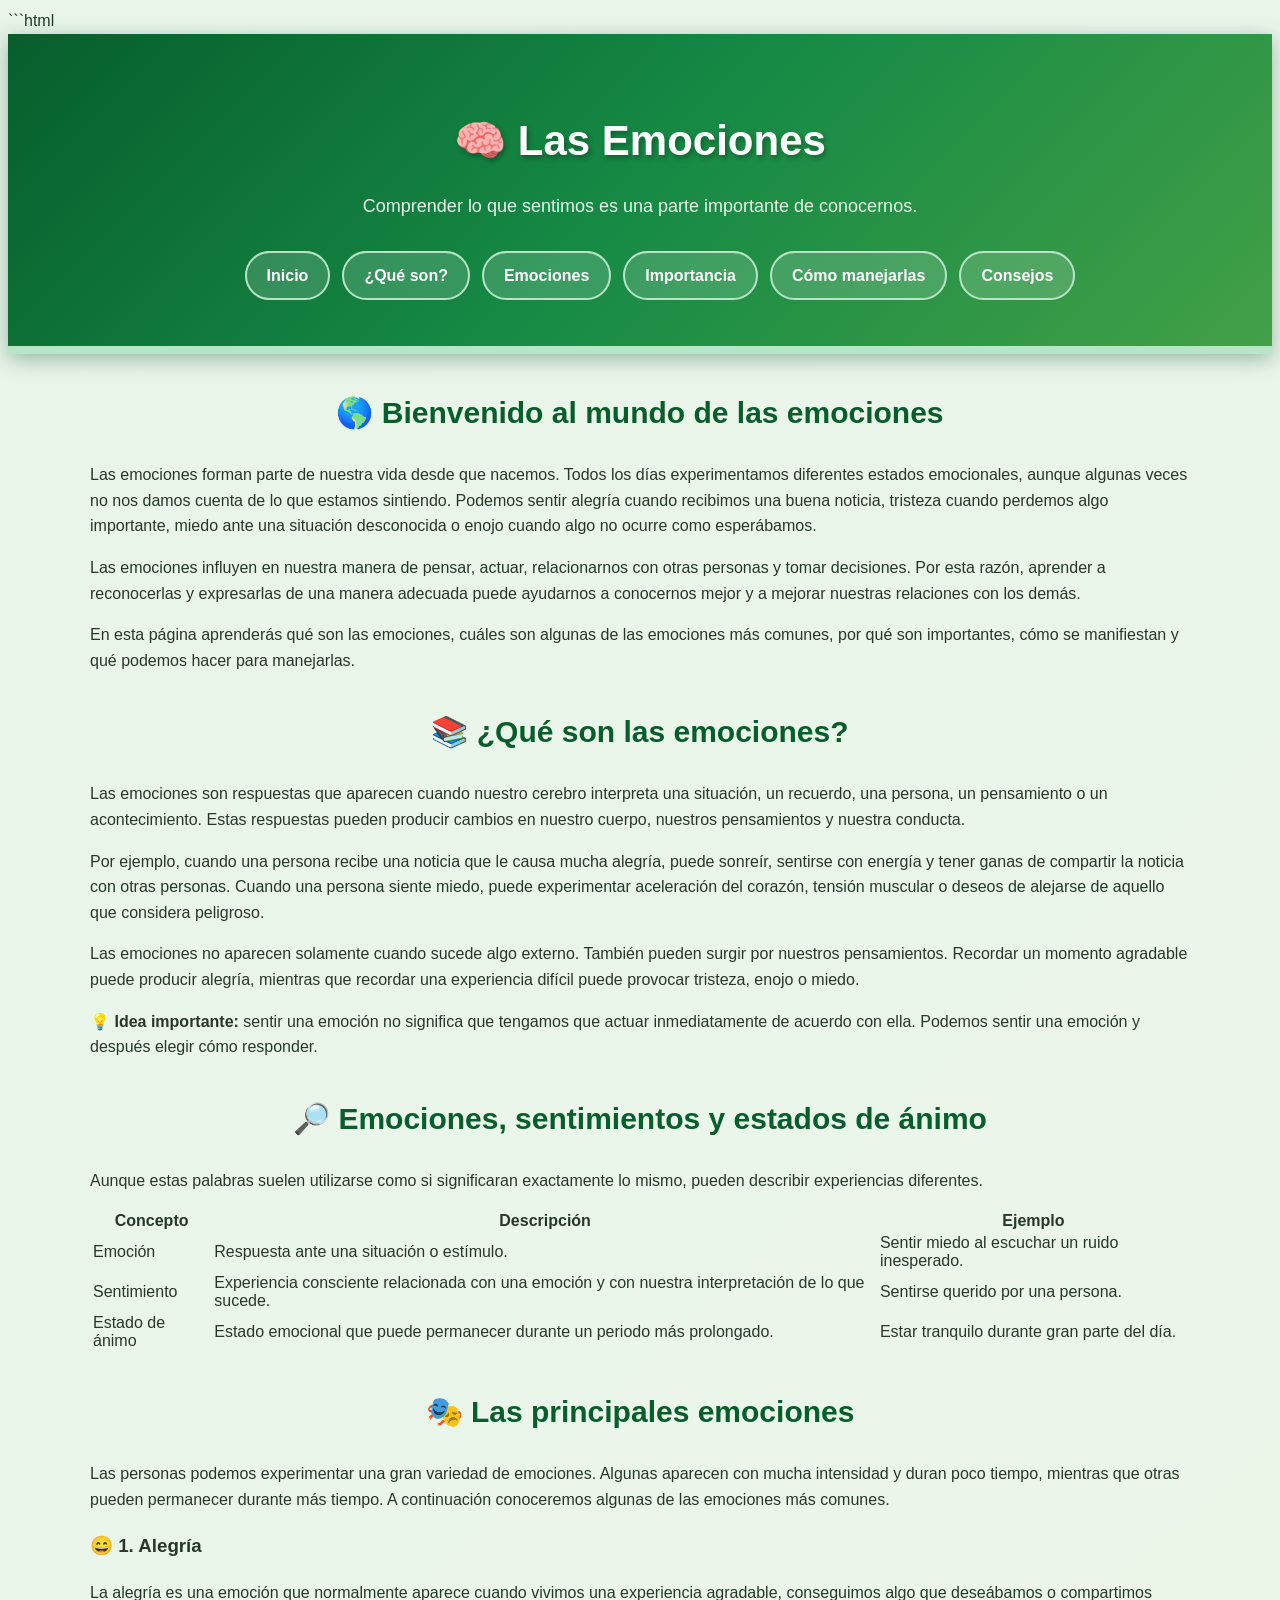
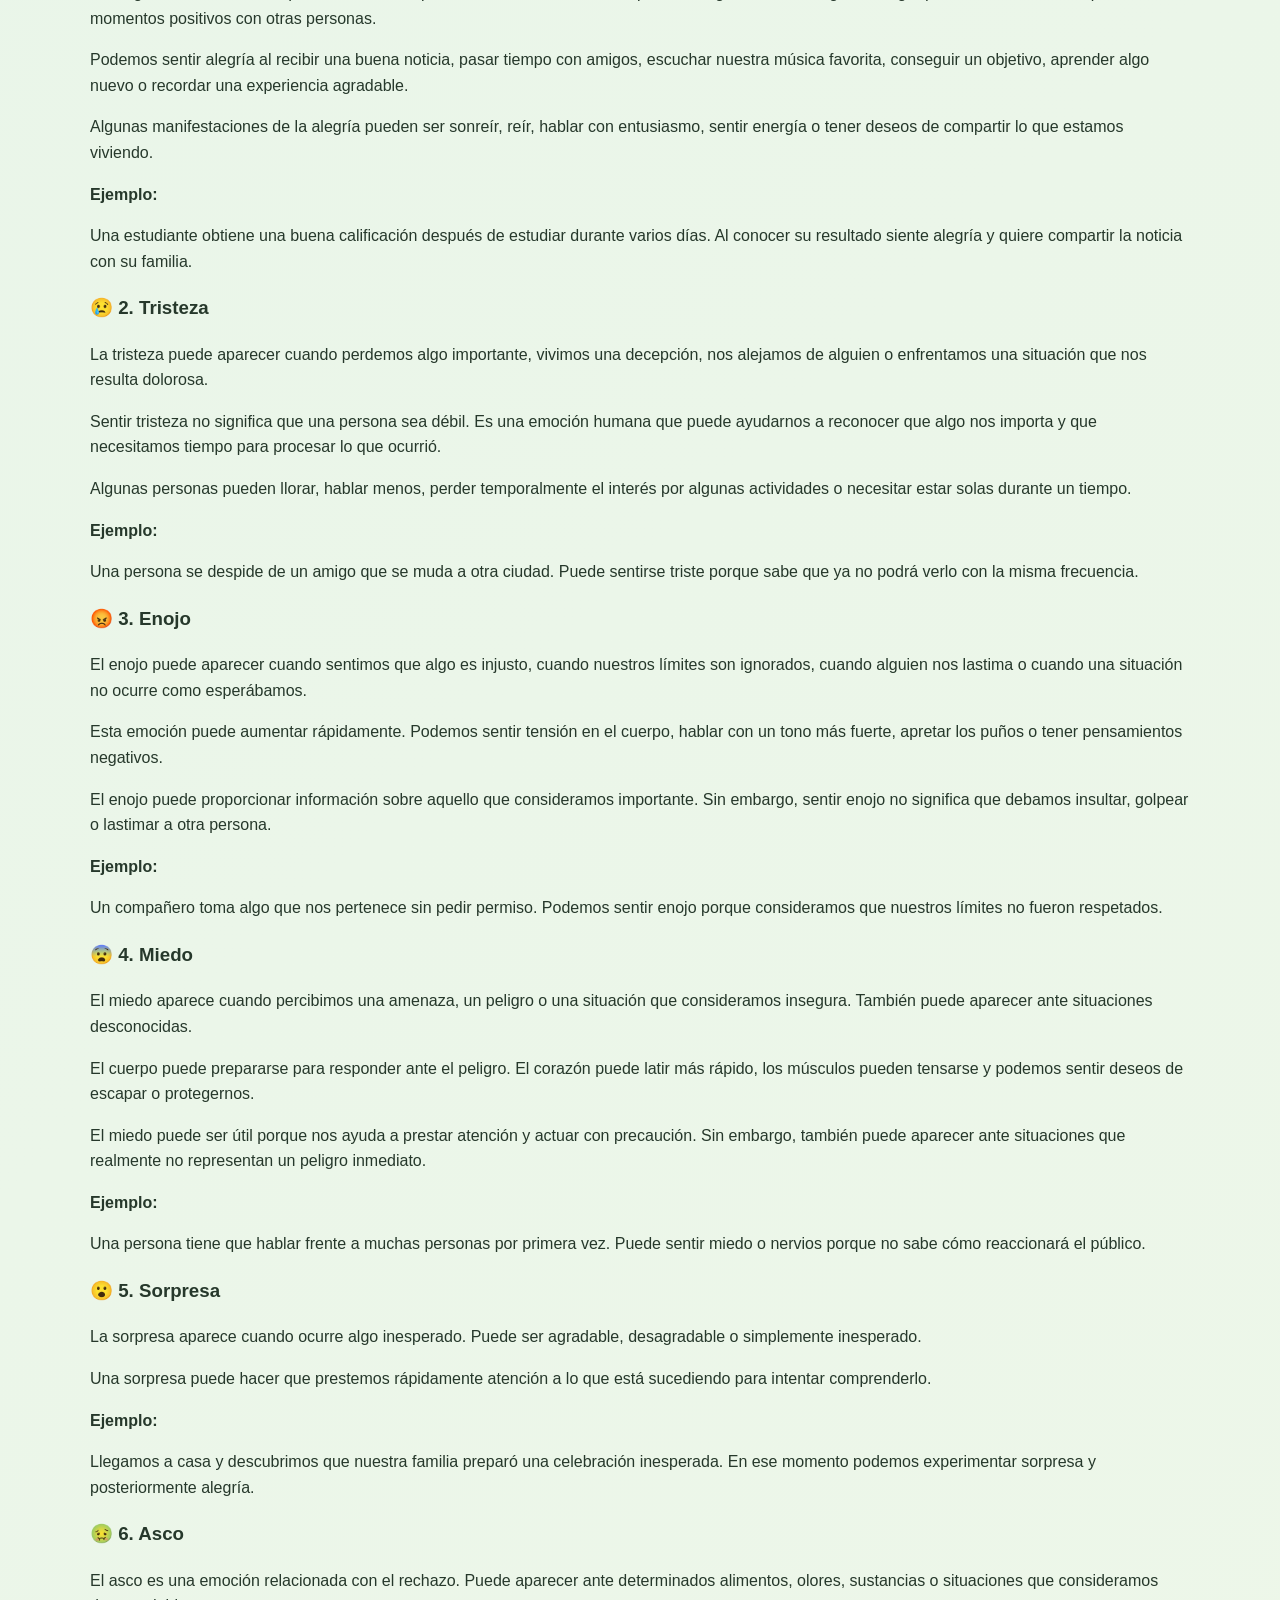
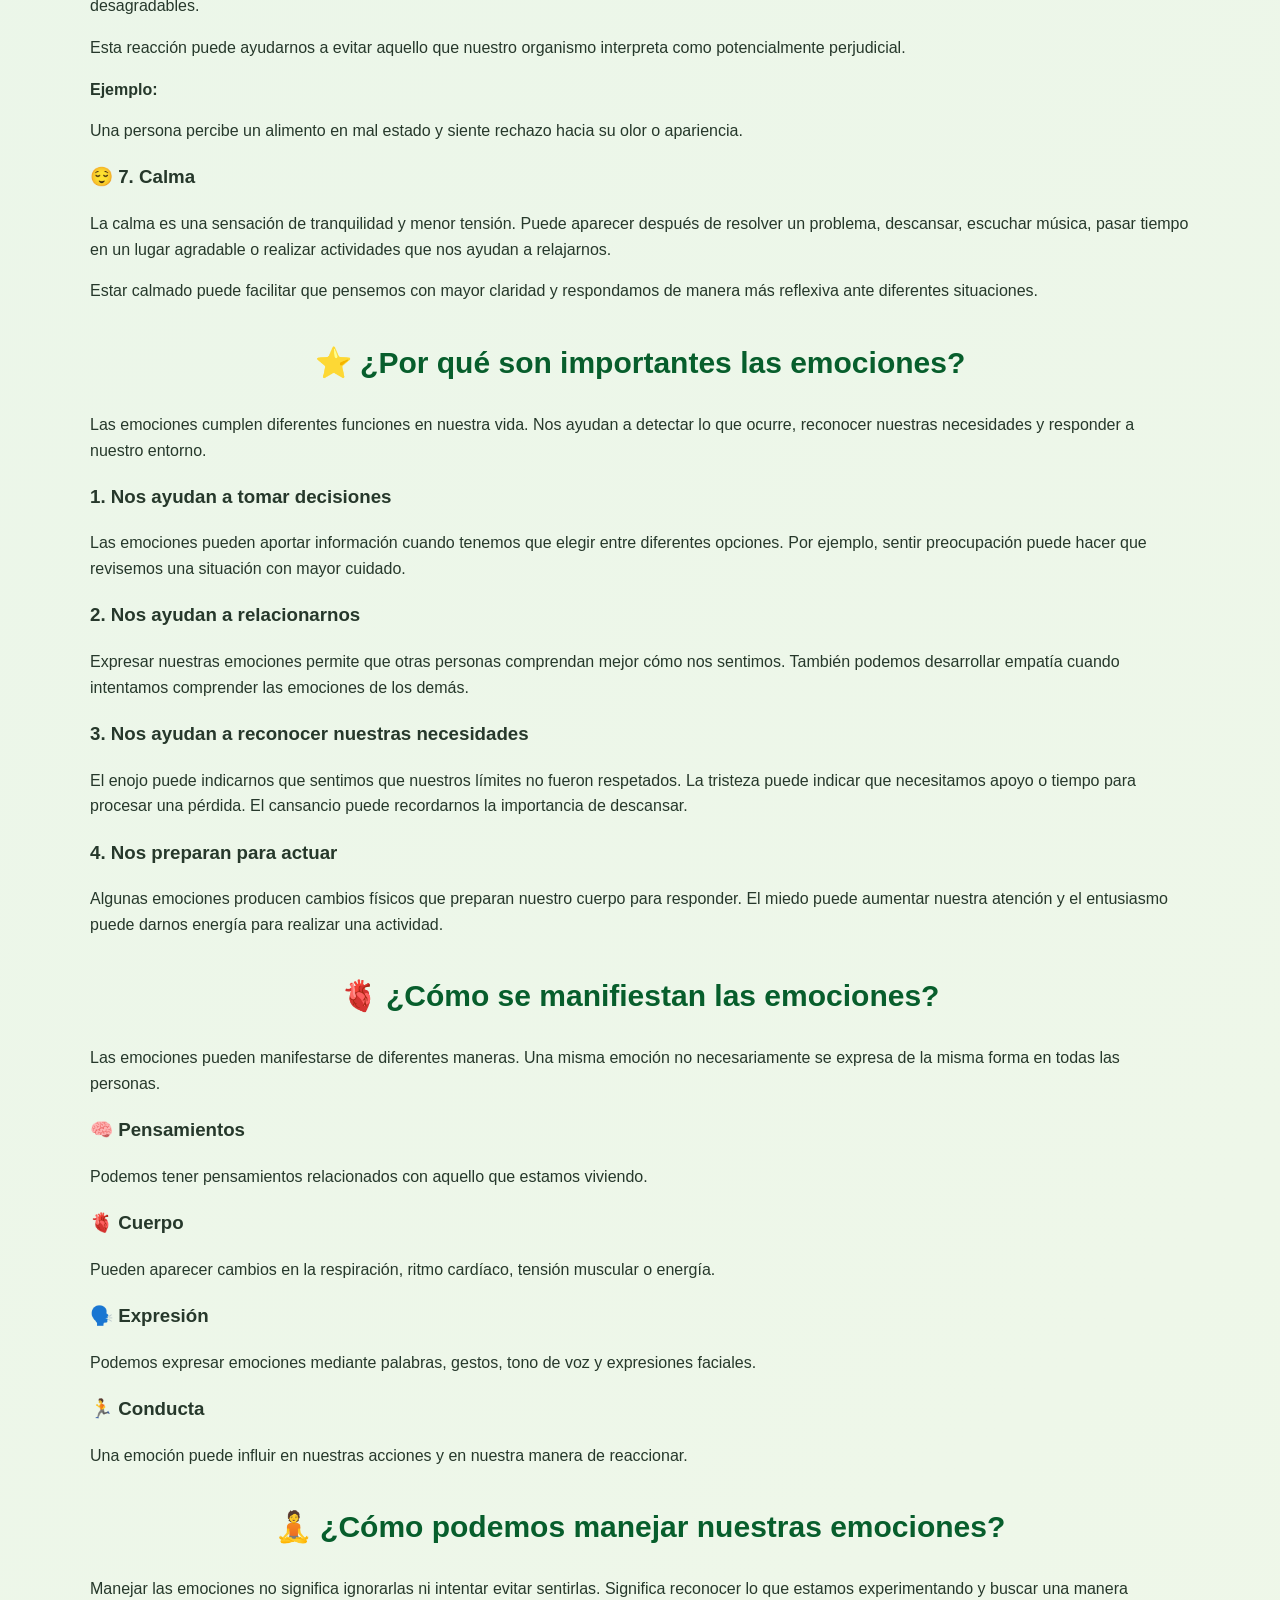
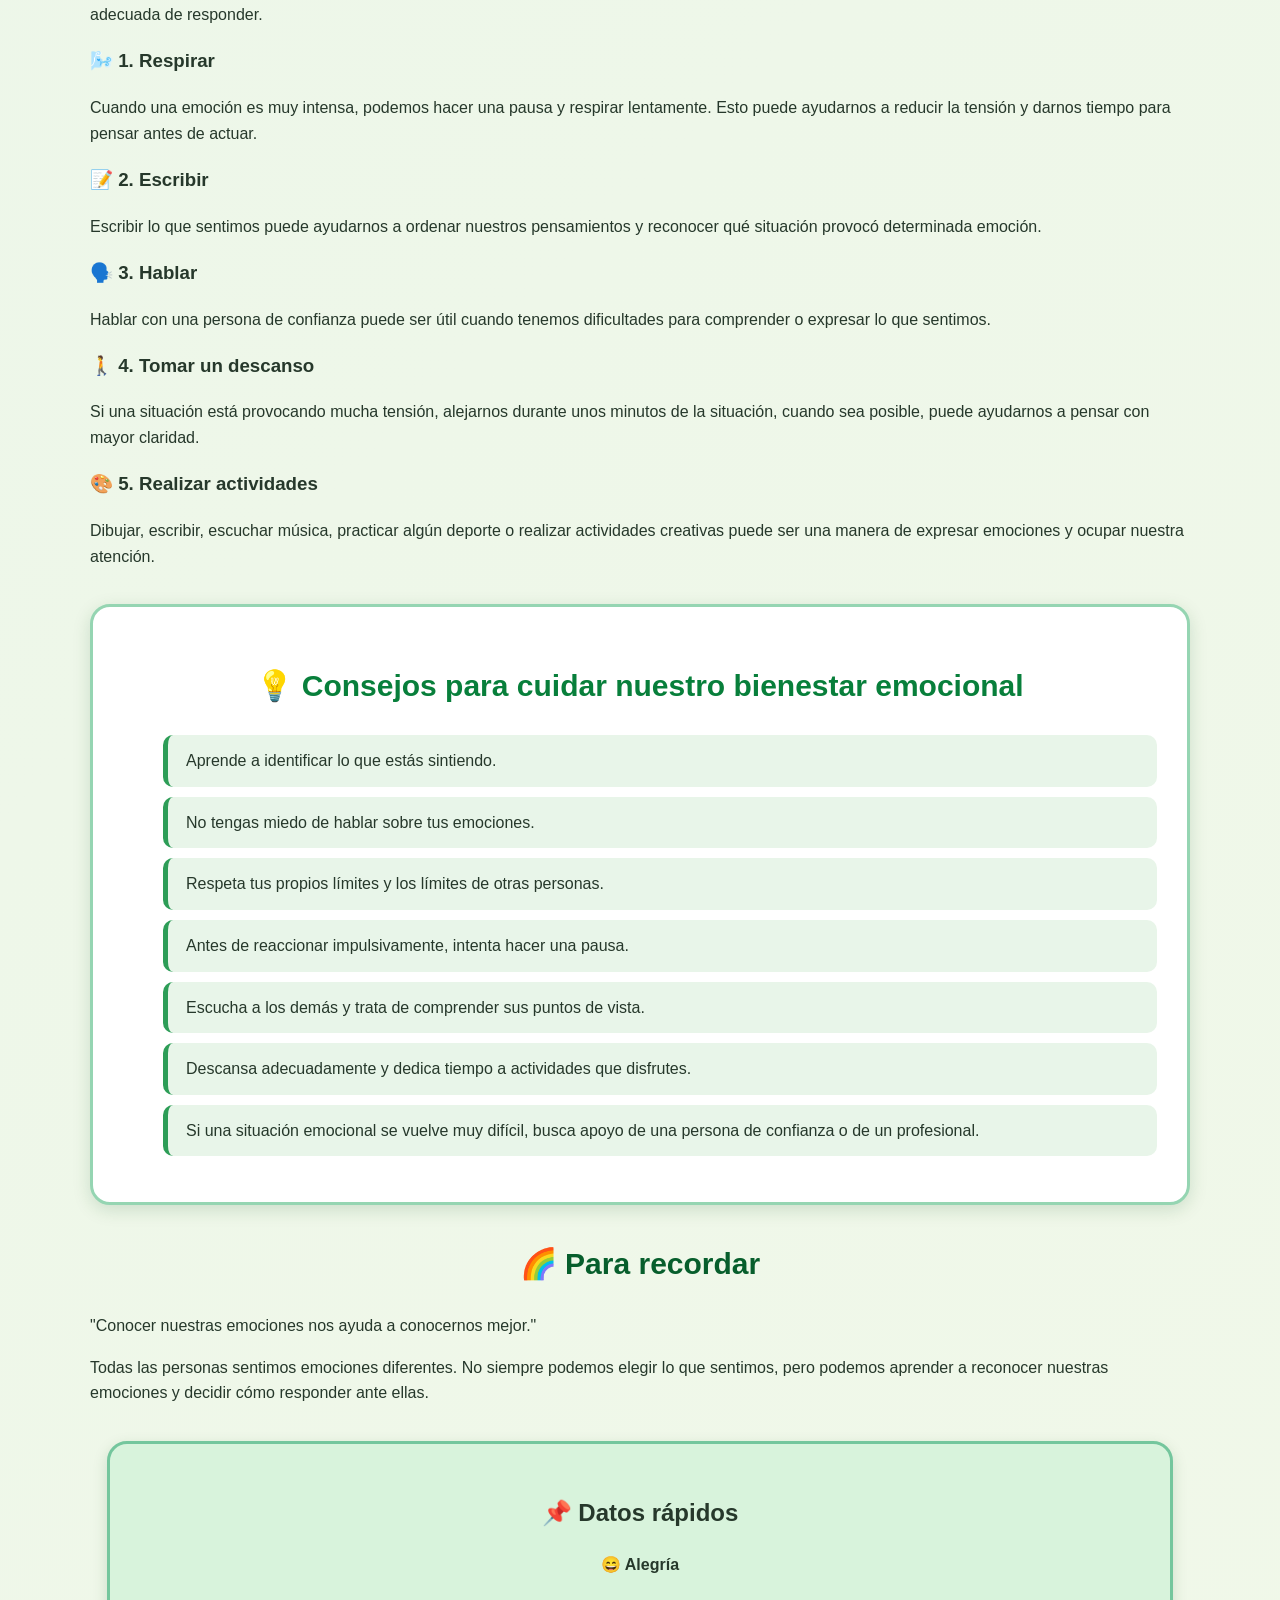
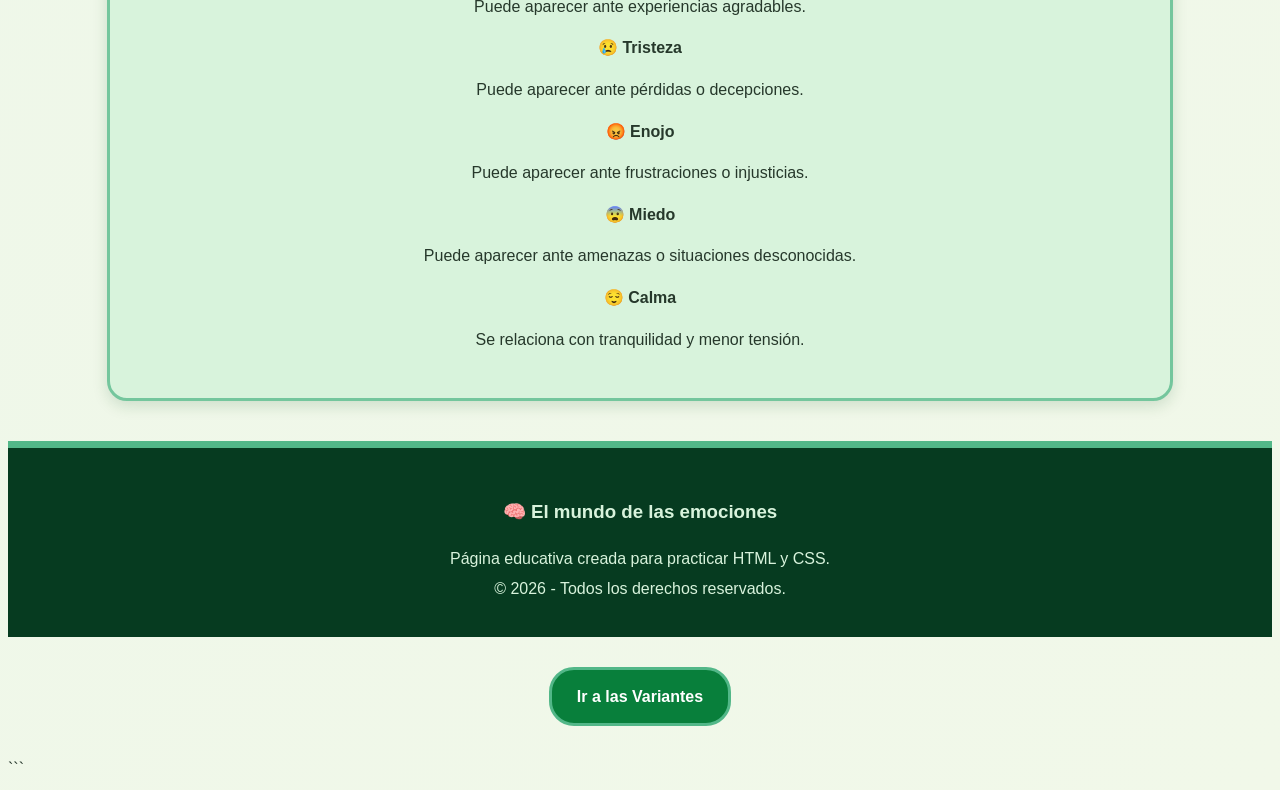
<file: proyecto pec/emociones.html>
<html>

```html
<!DOCTYPE html>
<html lang="es">

<head>
    <meta charset="UTF-8">
    <meta name="viewport" content="width=device-width, initial-scale=1.0">

    <title>Las Emociones - Conoce tu mundo emocional</title>

    <link rel="stylesheet" href="styles.css">
</head>

<body>

    <!-- ================= HEADER ================= -->

    <header>
        <h1>🧠 Las Emociones</h1>

        <p class="subtitulo">
            Comprender lo que sentimos es una parte importante de conocernos.
        </p>

        <nav>
            <ul class="menu">
                <li><a href="#inicio">Inicio</a></li>
                <li><a href="#que-son">¿Qué son?</a></li>
                <li><a href="#emociones">Emociones</a></li>
                <li><a href="#importancia">Importancia</a></li>
                <li><a href="#manejo">Cómo manejarlas</a></li>
                <li><a href="#consejos">Consejos</a></li>
            </ul>
        </nav>
    </header>

    <!-- ================= CONTENIDO PRINCIPAL ================= -->

    <main id="inicio">

        <!-- INTRODUCCIÓN -->

        <section class="introduccion">

            <h2>🌎 Bienvenido al mundo de las emociones</h2>

            <p>
                Las emociones forman parte de nuestra vida desde que nacemos.
                Todos los días experimentamos diferentes estados emocionales,
                aunque algunas veces no nos damos cuenta de lo que estamos
                sintiendo. Podemos sentir alegría cuando recibimos una buena
                noticia, tristeza cuando perdemos algo importante, miedo ante
                una situación desconocida o enojo cuando algo no ocurre como
                esperábamos.
            </p>

            <p>
                Las emociones influyen en nuestra manera de pensar, actuar,
                relacionarnos con otras personas y tomar decisiones. Por esta
                razón, aprender a reconocerlas y expresarlas de una manera
                adecuada puede ayudarnos a conocernos mejor y a mejorar
                nuestras relaciones con los demás.
            </p>

            <p>
                En esta página aprenderás qué son las emociones, cuáles son
                algunas de las emociones más comunes, por qué son importantes,
                cómo se manifiestan y qué podemos hacer para manejarlas.
            </p>

        </section>

        <!-- ¿QUÉ SON? -->

        <section id="que-son" class="seccion">

            <h2>📚 ¿Qué son las emociones?</h2>

            <p>
                Las emociones son respuestas que aparecen cuando nuestro
                cerebro interpreta una situación, un recuerdo, una persona,
                un pensamiento o un acontecimiento. Estas respuestas pueden
                producir cambios en nuestro cuerpo, nuestros pensamientos y
                nuestra conducta.
            </p>

            <p>
                Por ejemplo, cuando una persona recibe una noticia que le
                causa mucha alegría, puede sonreír, sentirse con energía y
                tener ganas de compartir la noticia con otras personas.
                Cuando una persona siente miedo, puede experimentar
                aceleración del corazón, tensión muscular o deseos de alejarse
                de aquello que considera peligroso.
            </p>

            <p>
                Las emociones no aparecen solamente cuando sucede algo
                externo. También pueden surgir por nuestros pensamientos.
                Recordar un momento agradable puede producir alegría,
                mientras que recordar una experiencia difícil puede provocar
                tristeza, enojo o miedo.
            </p>

            <div class="cita">
                💡 <strong>Idea importante:</strong>
                sentir una emoción no significa que tengamos que actuar
                inmediatamente de acuerdo con ella. Podemos sentir una
                emoción y después elegir cómo responder.
            </div>

        </section>

        <!-- DIFERENCIA -->

        <section class="seccion">

            <h2>🔎 Emociones, sentimientos y estados de ánimo</h2>

            <p>
                Aunque estas palabras suelen utilizarse como si significaran
                exactamente lo mismo, pueden describir experiencias
                diferentes.
            </p>

            <div class="tabla-contenedor">

                <table>

                    <tr>
                        <th>Concepto</th>
                        <th>Descripción</th>
                        <th>Ejemplo</th>
                    </tr>

                    <tr>
                        <td>Emoción</td>
                        <td>
                            Respuesta ante una situación o estímulo.
                        </td>
                        <td>
                            Sentir miedo al escuchar un ruido inesperado.
                        </td>
                    </tr>

                    <tr>
                        <td>Sentimiento</td>
                        <td>
                            Experiencia consciente relacionada con una emoción
                            y con nuestra interpretación de lo que sucede.
                        </td>
                        <td>
                            Sentirse querido por una persona.
                        </td>
                    </tr>

                    <tr>
                        <td>Estado de ánimo</td>
                        <td>
                            Estado emocional que puede permanecer durante
                            un periodo más prolongado.
                        </td>
                        <td>
                            Estar tranquilo durante gran parte del día.
                        </td>
                    </tr>

                </table>

            </div>

        </section>

        <!-- EMOCIONES -->

        <section id="emociones" class="seccion">

            <h2>🎭 Las principales emociones</h2>

            <p>
                Las personas podemos experimentar una gran variedad de
                emociones. Algunas aparecen con mucha intensidad y duran poco
                tiempo, mientras que otras pueden permanecer durante más
                tiempo. A continuación conoceremos algunas de las emociones
                más comunes.
            </p>

            <!-- ALEGRÍA -->

            <article class="emocion alegria">

                <h3>😄 1. Alegría</h3>

                <p>
                    La alegría es una emoción que normalmente aparece cuando
                    vivimos una experiencia agradable, conseguimos algo que
                    deseábamos o compartimos momentos positivos con otras
                    personas.
                </p>

                <p>
                    Podemos sentir alegría al recibir una buena noticia,
                    pasar tiempo con amigos, escuchar nuestra música favorita,
                    conseguir un objetivo, aprender algo nuevo o recordar
                    una experiencia agradable.
                </p>

                <p>
                    Algunas manifestaciones de la alegría pueden ser sonreír,
                    reír, hablar con entusiasmo, sentir energía o tener
                    deseos de compartir lo que estamos viviendo.
                </p>

                <strong>Ejemplo:</strong>

                <p>
                    Una estudiante obtiene una buena calificación después de
                    estudiar durante varios días. Al conocer su resultado
                    siente alegría y quiere compartir la noticia con su
                    familia.
                </p>

            </article>

            <!-- TRISTEZA -->

            <article class="emocion tristeza">

                <h3>😢 2. Tristeza</h3>

                <p>
                    La tristeza puede aparecer cuando perdemos algo importante,
                    vivimos una decepción, nos alejamos de alguien o
                    enfrentamos una situación que nos resulta dolorosa.
                </p>

                <p>
                    Sentir tristeza no significa que una persona sea débil.
                    Es una emoción humana que puede ayudarnos a reconocer que
                    algo nos importa y que necesitamos tiempo para procesar
                    lo que ocurrió.
                </p>

                <p>
                    Algunas personas pueden llorar, hablar menos, perder
                    temporalmente el interés por algunas actividades o
                    necesitar estar solas durante un tiempo.
                </p>

                <strong>Ejemplo:</strong>

                <p>
                    Una persona se despide de un amigo que se muda a otra
                    ciudad. Puede sentirse triste porque sabe que ya no podrá
                    verlo con la misma frecuencia.
                </p>

            </article>

            <!-- ENOJO -->

            <article class="emocion enojo">

                <h3>😡 3. Enojo</h3>

                <p>
                    El enojo puede aparecer cuando sentimos que algo es
                    injusto, cuando nuestros límites son ignorados, cuando
                    alguien nos lastima o cuando una situación no ocurre
                    como esperábamos.
                </p>

                <p>
                    Esta emoción puede aumentar rápidamente. Podemos sentir
                    tensión en el cuerpo, hablar con un tono más fuerte,
                    apretar los puños o tener pensamientos negativos.
                </p>

                <p>
                    El enojo puede proporcionar información sobre aquello
                    que consideramos importante. Sin embargo, sentir enojo
                    no significa que debamos insultar, golpear o lastimar
                    a otra persona.
                </p>

                <strong>Ejemplo:</strong>

                <p>
                    Un compañero toma algo que nos pertenece sin pedir
                    permiso. Podemos sentir enojo porque consideramos que
                    nuestros límites no fueron respetados.
                </p>

            </article>

            <!-- MIEDO -->

            <article class="emocion miedo">

                <h3>😨 4. Miedo</h3>

                <p>
                    El miedo aparece cuando percibimos una amenaza, un
                    peligro o una situación que consideramos insegura.
                    También puede aparecer ante situaciones desconocidas.
                </p>

                <p>
                    El cuerpo puede prepararse para responder ante el peligro.
                    El corazón puede latir más rápido, los músculos pueden
                    tensarse y podemos sentir deseos de escapar o protegernos.
                </p>

                <p>
                    El miedo puede ser útil porque nos ayuda a prestar
                    atención y actuar con precaución. Sin embargo, también
                    puede aparecer ante situaciones que realmente no
                    representan un peligro inmediato.
                </p>

                <strong>Ejemplo:</strong>

                <p>
                    Una persona tiene que hablar frente a muchas personas por
                    primera vez. Puede sentir miedo o nervios porque no sabe
                    cómo reaccionará el público.
                </p>

            </article>

            <!-- SORPRESA -->

            <article class="emocion sorpresa">

                <h3>😮 5. Sorpresa</h3>

                <p>
                    La sorpresa aparece cuando ocurre algo inesperado.
                    Puede ser agradable, desagradable o simplemente
                    inesperado.
                </p>

                <p>
                    Una sorpresa puede hacer que prestemos rápidamente
                    atención a lo que está sucediendo para intentar
                    comprenderlo.
                </p>

                <strong>Ejemplo:</strong>

                <p>
                    Llegamos a casa y descubrimos que nuestra familia
                    preparó una celebración inesperada. En ese momento
                    podemos experimentar sorpresa y posteriormente alegría.
                </p>

            </article>

            <!-- ASCO -->

            <article class="emocion asco">

                <h3>🤢 6. Asco</h3>

                <p>
                    El asco es una emoción relacionada con el rechazo.
                    Puede aparecer ante determinados alimentos, olores,
                    sustancias o situaciones que consideramos desagradables.
                </p>

                <p>
                    Esta reacción puede ayudarnos a evitar aquello que
                    nuestro organismo interpreta como potencialmente
                    perjudicial.
                </p>

                <strong>Ejemplo:</strong>

                <p>
                    Una persona percibe un alimento en mal estado y siente
                    rechazo hacia su olor o apariencia.
                </p>

            </article>

            <!-- CALMA -->

            <article class="emocion calma">

                <h3>😌 7. Calma</h3>

                <p>
                    La calma es una sensación de tranquilidad y menor tensión.
                    Puede aparecer después de resolver un problema, descansar,
                    escuchar música, pasar tiempo en un lugar agradable o
                    realizar actividades que nos ayudan a relajarnos.
                </p>

                <p>
                    Estar calmado puede facilitar que pensemos con mayor
                    claridad y respondamos de manera más reflexiva ante
                    diferentes situaciones.
                </p>

            </article>

        </section>

        <!-- IMPORTANCIA -->

        <section id="importancia" class="seccion">

            <h2>⭐ ¿Por qué son importantes las emociones?</h2>

            <p>
                Las emociones cumplen diferentes funciones en nuestra vida.
                Nos ayudan a detectar lo que ocurre, reconocer nuestras
                necesidades y responder a nuestro entorno.
            </p>

            <h3>1. Nos ayudan a tomar decisiones</h3>

            <p>
                Las emociones pueden aportar información cuando tenemos que
                elegir entre diferentes opciones. Por ejemplo, sentir
                preocupación puede hacer que revisemos una situación con
                mayor cuidado.
            </p>

            <h3>2. Nos ayudan a relacionarnos</h3>

            <p>
                Expresar nuestras emociones permite que otras personas
                comprendan mejor cómo nos sentimos. También podemos
                desarrollar empatía cuando intentamos comprender las
                emociones de los demás.
            </p>

            <h3>3. Nos ayudan a reconocer nuestras necesidades</h3>

            <p>
                El enojo puede indicarnos que sentimos que nuestros límites
                no fueron respetados. La tristeza puede indicar que
                necesitamos apoyo o tiempo para procesar una pérdida.
                El cansancio puede recordarnos la importancia de descansar.
            </p>

            <h3>4. Nos preparan para actuar</h3>

            <p>
                Algunas emociones producen cambios físicos que preparan
                nuestro cuerpo para responder. El miedo puede aumentar
                nuestra atención y el entusiasmo puede darnos energía para
                realizar una actividad.
            </p>

        </section>

        <!-- CUERPO -->

        <section class="seccion">

            <h2>🫀 ¿Cómo se manifiestan las emociones?</h2>

            <p>
                Las emociones pueden manifestarse de diferentes maneras.
                Una misma emoción no necesariamente se expresa de la misma
                forma en todas las personas.
            </p>

            <div class="tarjetas">

                <div class="tarjeta">
                    <h3>🧠 Pensamientos</h3>
                    <p>
                        Podemos tener pensamientos relacionados con aquello
                        que estamos viviendo.
                    </p>
                </div>

                <div class="tarjeta">
                    <h3>🫀 Cuerpo</h3>
                    <p>
                        Pueden aparecer cambios en la respiración, ritmo
                        cardíaco, tensión muscular o energía.
                    </p>
                </div>

                <div class="tarjeta">
                    <h3>🗣️ Expresión</h3>
                    <p>
                        Podemos expresar emociones mediante palabras,
                        gestos, tono de voz y expresiones faciales.
                    </p>
                </div>

                <div class="tarjeta">
                    <h3>🏃 Conducta</h3>
                    <p>
                        Una emoción puede influir en nuestras acciones
                        y en nuestra manera de reaccionar.
                    </p>
                </div>

            </div>

        </section>

        <!-- MANEJO -->

        <section id="manejo" class="seccion">

            <h2>🧘 ¿Cómo podemos manejar nuestras emociones?</h2>

            <p>
                Manejar las emociones no significa ignorarlas ni intentar
                evitar sentirlas. Significa reconocer lo que estamos
                experimentando y buscar una manera adecuada de responder.
            </p>

            <h3>🌬️ 1. Respirar</h3>

            <p>
                Cuando una emoción es muy intensa, podemos hacer una pausa
                y respirar lentamente. Esto puede ayudarnos a reducir la
                tensión y darnos tiempo para pensar antes de actuar.
            </p>

            <h3>📝 2. Escribir</h3>

            <p>
                Escribir lo que sentimos puede ayudarnos a ordenar nuestros
                pensamientos y reconocer qué situación provocó determinada
                emoción.
            </p>

            <h3>🗣️ 3. Hablar</h3>

            <p>
                Hablar con una persona de confianza puede ser útil cuando
                tenemos dificultades para comprender o expresar lo que
                sentimos.
            </p>

            <h3>🚶 4. Tomar un descanso</h3>

            <p>
                Si una situación está provocando mucha tensión, alejarnos
                durante unos minutos de la situación, cuando sea posible,
                puede ayudarnos a pensar con mayor claridad.
            </p>

            <h3>🎨 5. Realizar actividades</h3>

            <p>
                Dibujar, escribir, escuchar música, practicar algún deporte
                o realizar actividades creativas puede ser una manera de
                expresar emociones y ocupar nuestra atención.
            </p>

        </section>

        <!-- CONSEJOS -->

        <section id="consejos" class="seccion consejos">

            <h2>💡 Consejos para cuidar nuestro bienestar emocional</h2>

            <ul>
                <li>Aprende a identificar lo que estás sintiendo.</li>

                <li>
                    No tengas miedo de hablar sobre tus emociones.
                </li>

                <li>
                    Respeta tus propios límites y los límites de otras personas.
                </li>

                <li>
                    Antes de reaccionar impulsivamente, intenta hacer una pausa.
                </li>

                <li>
                    Escucha a los demás y trata de comprender sus puntos de vista.
                </li>

                <li>
                    Descansa adecuadamente y dedica tiempo a actividades que disfrutes.
                </li>

                <li>
                    Si una situación emocional se vuelve muy difícil,
                    busca apoyo de una persona de confianza o de un profesional.
                </li>
            </ul>

        </section>

        <!-- FRASE FINAL -->

        <section class="frase">

            <h2>🌈 Para recordar</h2>

            <p>
                "Conocer nuestras emociones nos ayuda a conocernos mejor."
            </p>

            <p>
                Todas las personas sentimos emociones diferentes.
                No siempre podemos elegir lo que sentimos, pero podemos
                aprender a reconocer nuestras emociones y decidir cómo
                responder ante ellas.
            </p>

        </section>

    </main>

    <!-- ================= ASIDE ================= -->

    <aside>

        <h2>📌 Datos rápidos</h2>

        <div class="dato">
            <strong>😄 Alegría</strong>
            <p>Puede aparecer ante experiencias agradables.</p>
        </div>

        <div class="dato">
            <strong>😢 Tristeza</strong>
            <p>Puede aparecer ante pérdidas o decepciones.</p>
        </div>

        <div class="dato">
            <strong>😡 Enojo</strong>
            <p>Puede aparecer ante frustraciones o injusticias.</p>
        </div>

        <div class="dato">
            <strong>😨 Miedo</strong>
            <p>Puede aparecer ante amenazas o situaciones desconocidas.</p>
        </div>

        <div class="dato">
            <strong>😌 Calma</strong>
            <p>Se relaciona con tranquilidad y menor tensión.</p>
        </div>

    </aside>

    <!-- ================= FOOTER ================= -->

    <footer>

        <h3>🧠 El mundo de las emociones</h3>

        <p>
            Página educativa creada para practicar HTML y CSS.
        </p>

        <p>
            © 2026 - Todos los derechos reservados.
        </p>

    </footer>

</body>
<a href="variantes.html">Ir a las Variantes</a>
```
</html>
</file>
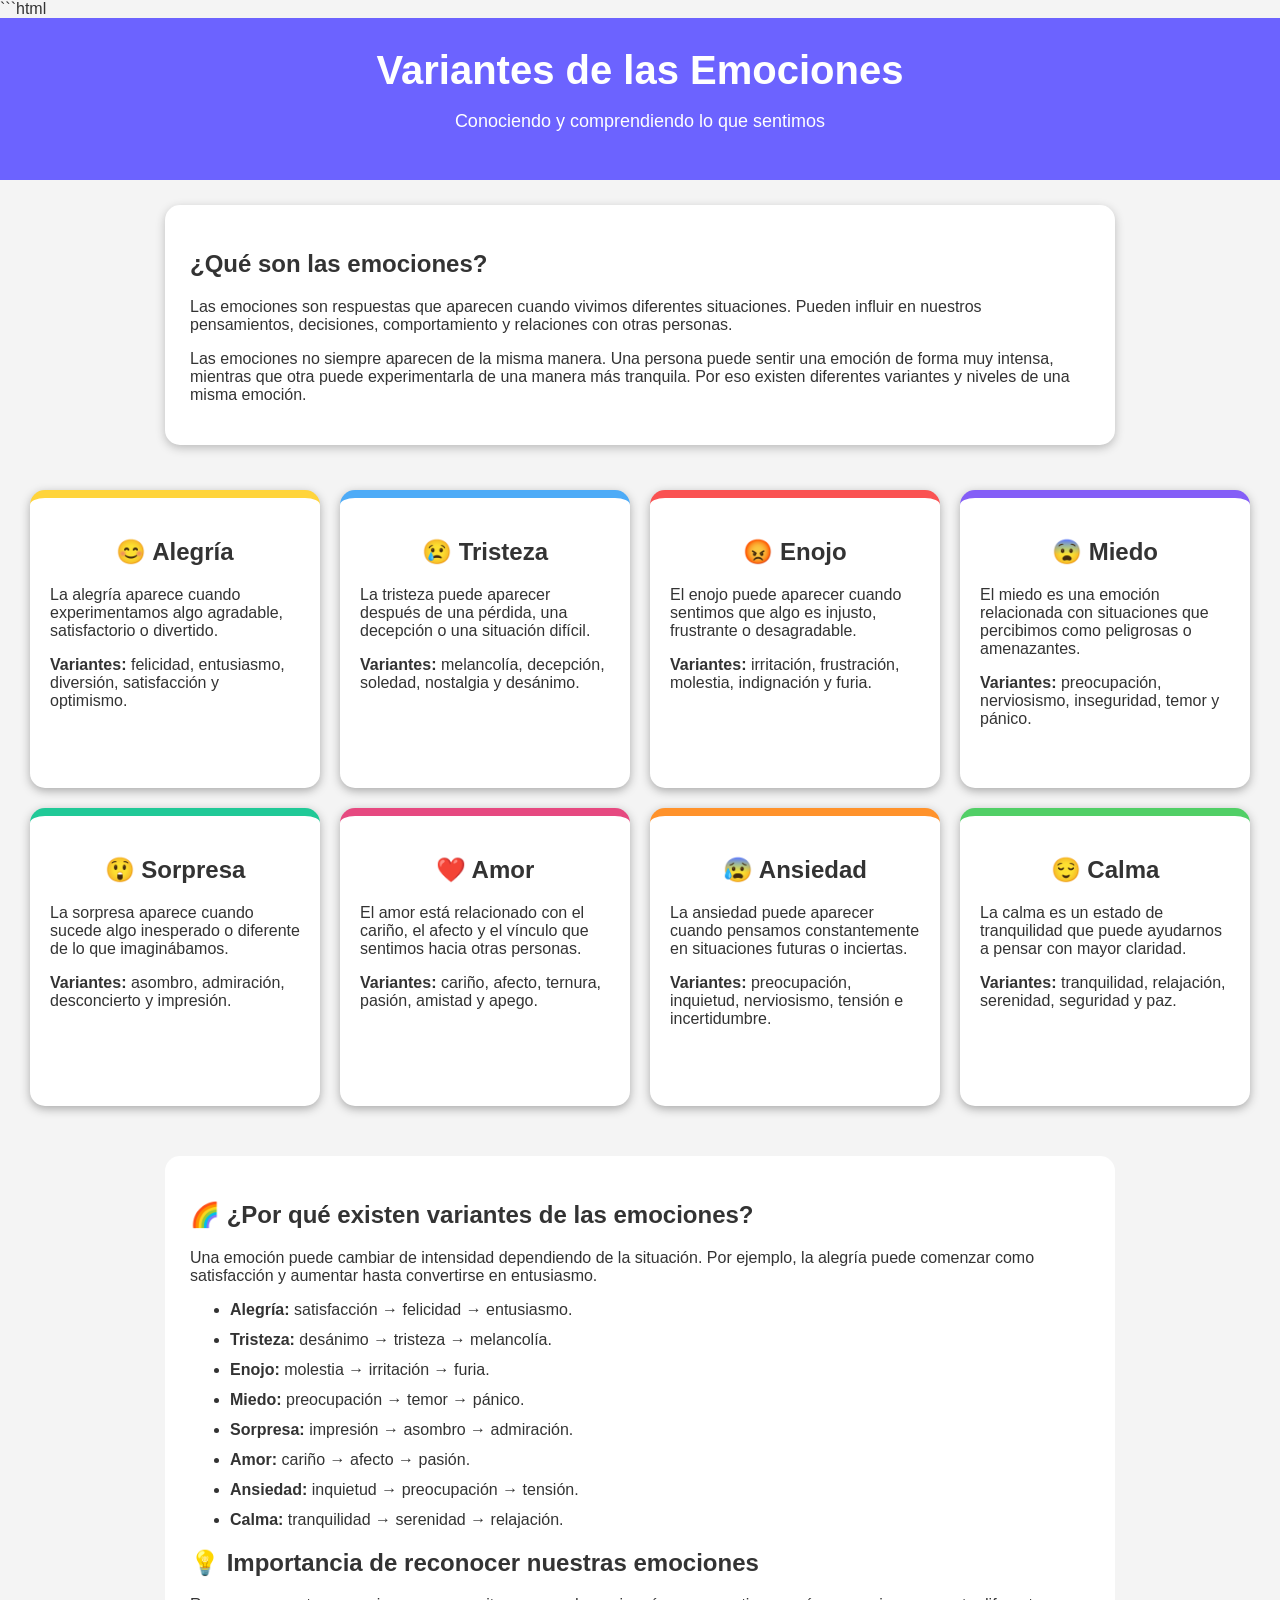
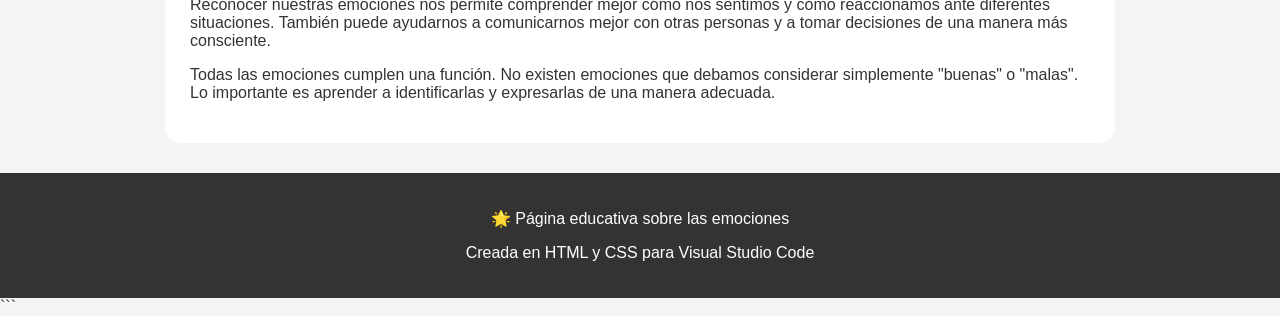
<file: proyecto pec/variantes.html>
```html
<!DOCTYPE html>
<html lang="es">
<head>
    <meta charset="UTF-8">
    <meta name="viewport" content="width=device-width, initial-scale=1.0">
    <title>Variantes de las Emociones</title>

    <style>
        body {
            font-family: Arial, sans-serif;
            margin: 0;
            background-color: #f4f4f4;
            color: #333;
        }

        header {
            background-color: #6c63ff;
            color: white;
            text-align: center;
            padding: 30px;
        }

        header h1 {
            margin: 0;
            font-size: 40px;
        }

        header p {
            font-size: 18px;
        }

        .introduccion {
            background-color: white;
            margin: 25px auto;
            padding: 25px;
            max-width: 900px;
            border-radius: 15px;
            box-shadow: 0 3px 10px #bbb;
        }

        .emociones {
            display: flex;
            flex-wrap: wrap;
            justify-content: center;
            gap: 20px;
            padding: 20px;
        }

        .emocion {
            width: 250px;
            min-height: 250px;
            padding: 20px;
            border-radius: 15px;
            box-shadow: 0 3px 10px #aaa;
            background-color: white;
        }

        .emocion h2 {
            text-align: center;
        }

        .alegria {
            border-top: 8px solid #ffd43b;
        }

        .tristeza {
            border-top: 8px solid #4dabf7;
        }

        .enojo {
            border-top: 8px solid #fa5252;
        }

        .miedo {
            border-top: 8px solid #845ef7;
        }

        .sorpresa {
            border-top: 8px solid #20c997;
        }

        .amor {
            border-top: 8px solid #e64980;
        }

        .ansiedad {
            border-top: 8px solid #ff922b;
        }

        .calma {
            border-top: 8px solid #51cf66;
        }

        .variantes {
            background-color: #ffffff;
            max-width: 900px;
            margin: 30px auto;
            padding: 25px;
            border-radius: 15px;
        }

        .variantes li {
            margin: 12px 0;
        }

        footer {
            background-color: #333;
            color: white;
            text-align: center;
            padding: 20px;
            margin-top: 30px;
        }
    </style>
</head>

<body>

    <header>
        <h1>Variantes de las Emociones</h1>
        <p>Conociendo y comprendiendo lo que sentimos</p>
    </header>

    <section class="introduccion">
        <h2>¿Qué son las emociones?</h2>

        <p>
            Las emociones son respuestas que aparecen cuando vivimos diferentes
            situaciones. Pueden influir en nuestros pensamientos, decisiones,
            comportamiento y relaciones con otras personas.
        </p>

        <p>
            Las emociones no siempre aparecen de la misma manera. Una persona
            puede sentir una emoción de forma muy intensa, mientras que otra
            puede experimentarla de una manera más tranquila. Por eso existen
            diferentes variantes y niveles de una misma emoción.
        </p>
    </section>

    <section class="emociones">

        <div class="emocion alegria">
            <h2>😊 Alegría</h2>
            <p>
                La alegría aparece cuando experimentamos algo agradable,
                satisfactorio o divertido.
            </p>
            <p>
                <strong>Variantes:</strong> felicidad, entusiasmo, diversión,
                satisfacción y optimismo.
            </p>
        </div>

        <div class="emocion tristeza">
            <h2>😢 Tristeza</h2>
            <p>
                La tristeza puede aparecer después de una pérdida, una
                decepción o una situación difícil.
            </p>
            <p>
                <strong>Variantes:</strong> melancolía, decepción, soledad,
                nostalgia y desánimo.
            </p>
        </div>

        <div class="emocion enojo">
            <h2>😡 Enojo</h2>
            <p>
                El enojo puede aparecer cuando sentimos que algo es injusto,
                frustrante o desagradable.
            </p>
            <p>
                <strong>Variantes:</strong> irritación, frustración, molestia,
                indignación y furia.
            </p>
        </div>

        <div class="emocion miedo">
            <h2>😨 Miedo</h2>
            <p>
                El miedo es una emoción relacionada con situaciones que
                percibimos como peligrosas o amenazantes.
            </p>
            <p>
                <strong>Variantes:</strong> preocupación, nerviosismo,
                inseguridad, temor y pánico.
            </p>
        </div>

        <div class="emocion sorpresa">
            <h2>😲 Sorpresa</h2>
            <p>
                La sorpresa aparece cuando sucede algo inesperado o diferente
                de lo que imaginábamos.
            </p>
            <p>
                <strong>Variantes:</strong> asombro, admiración, desconcierto
                y impresión.
            </p>
        </div>

        <div class="emocion amor">
            <h2>❤️ Amor</h2>
            <p>
                El amor está relacionado con el cariño, el afecto y el vínculo
                que sentimos hacia otras personas.
            </p>
            <p>
                <strong>Variantes:</strong> cariño, afecto, ternura, pasión,
                amistad y apego.
            </p>
        </div>

        <div class="emocion ansiedad">
            <h2>😰 Ansiedad</h2>
            <p>
                La ansiedad puede aparecer cuando pensamos constantemente en
                situaciones futuras o inciertas.
            </p>
            <p>
                <strong>Variantes:</strong> preocupación, inquietud,
                nerviosismo, tensión e incertidumbre.
            </p>
        </div>

        <div class="emocion calma">
            <h2>😌 Calma</h2>
            <p>
                La calma es un estado de tranquilidad que puede ayudarnos a
                pensar con mayor claridad.
            </p>
            <p>
                <strong>Variantes:</strong> tranquilidad, relajación, serenidad,
                seguridad y paz.
            </p>
        </div>

    </section>

    <section class="variantes">

        <h2>🌈 ¿Por qué existen variantes de las emociones?</h2>

        <p>
            Una emoción puede cambiar de intensidad dependiendo de la situación.
            Por ejemplo, la alegría puede comenzar como satisfacción y aumentar
            hasta convertirse en entusiasmo.
        </p>

        <ul>
            <li><strong>Alegría:</strong> satisfacción → felicidad → entusiasmo.</li>
            <li><strong>Tristeza:</strong> desánimo → tristeza → melancolía.</li>
            <li><strong>Enojo:</strong> molestia → irritación → furia.</li>
            <li><strong>Miedo:</strong> preocupación → temor → pánico.</li>
            <li><strong>Sorpresa:</strong> impresión → asombro → admiración.</li>
            <li><strong>Amor:</strong> cariño → afecto → pasión.</li>
            <li><strong>Ansiedad:</strong> inquietud → preocupación → tensión.</li>
            <li><strong>Calma:</strong> tranquilidad → serenidad → relajación.</li>
        </ul>

        <h2>💡 Importancia de reconocer nuestras emociones</h2>

        <p>
            Reconocer nuestras emociones nos permite comprender mejor cómo nos
            sentimos y cómo reaccionamos ante diferentes situaciones. También
            puede ayudarnos a comunicarnos mejor con otras personas y a tomar
            decisiones de una manera más consciente.
        </p>

        <p>
            Todas las emociones cumplen una función. No existen emociones que
            debamos considerar simplemente "buenas" o "malas". Lo importante es
            aprender a identificarlas y expresarlas de una manera adecuada.
        </p>

    </section>

    <footer>
        <p>🌟 Página educativa sobre las emociones</p>
        <p>Creada en HTML y CSS para Visual Studio Code</p>
    </footer>

</body>
</html>
```
</file>
<file: proyecto pec/styles.css>
css
/* ================================
   DISEÑO GENERAL
================================ */

* {
    box-sizing: border-box;
    margin: 0;
    padding: 0;
}

html {
    scroll-behavior: smooth;
}

body {
    font-family: Arial, Helvetica, sans-serif;
    background: linear-gradient(135deg, #e8f5e9, #f1f8e9);
    color: #26382b;
    line-height: 1.6;
}


/* ================================
   ENCABEZADO
================================ */

header {
    background: linear-gradient(135deg, #075e2c, #168a45, #43a047);
    color: white;
    text-align: center;
    padding: 45px 20px 30px;
    border-bottom: 8px solid #b9e4c9;
    box-shadow: 0 5px 20px rgba(0, 70, 30, 0.35);
}

header h1 {
    font-size: 42px;
    margin-bottom: 10px;
    text-shadow: 2px 3px 5px rgba(0, 0, 0, 0.3);
}

header h3 {
    font-size: 21px;
    color: #d8f3dc;
    margin-bottom: 8px;
}

header > p {
    font-size: 18px;
    color: #e8f5e9;
}


/* ================================
   MENÚ
================================ */

nav {
    margin-top: 30px;
}

.menu {
    list-style: none;
    display: flex;
    justify-content: center;
    flex-wrap: wrap;
    gap: 12px;
}

.menu li a {
    display: block;
    text-decoration: none;
    color: white;
    background-color: rgba(255, 255, 255, 0.15);
    border: 2px solid #b7e4c7;
    padding: 10px 20px;
    border-radius: 25px;
    font-weight: bold;
    transition: all 0.3s ease;
}

.menu li a:hover {
    background-color: white;
    color: #087f3b;
    transform: translateY(-4px);
    box-shadow: 0 5px 12px rgba(0, 0, 0, 0.25);
}


/* ================================
   CONTENIDO PRINCIPAL
================================ */

main {
    width: 90%;
    max-width: 1100px;
    margin: 35px auto;
}

section {
    margin-bottom: 35px;
}


/* ================================
   BIENVENIDA
================================ */

.bienvenida {
    background-color: white;
    padding: 35px;
    border-left: 8px solid #168a45;
    border-radius: 18px;
    box-shadow: 0 5px 18px rgba(0, 80, 30, 0.15);
}

.bienvenida h2 {
    color: #087f3b;
    font-size: 30px;
    margin-bottom: 15px;
}

.bienvenida p {
    font-size: 17px;
    margin-bottom: 12px;
}

.destacado {
    background: #d8f3dc;
    color: #075e2c;
    font-weight: bold;
    padding: 15px;
    border-radius: 12px;
    border: 2px solid #95d5b2;
}


/* ================================
   IMAGEN
================================ */

.imagen-emociones {
    text-align: center;
    background: white;
    padding: 30px;
    border-radius: 20px;
    border: 3px solid #b7e4c7;
    box-shadow: 0 6px 20px rgba(0, 80, 30, 0.15);
}

.imagen-emociones h2 {
    color: #087f3b;
    margin-bottom: 20px;
}

.imagen-emociones img {
    width: 100%;
    max-width: 800px;
    border-radius: 20px;
    border: 6px solid #74c69d;
    box-shadow: 0 8px 20px rgba(0, 70, 30, 0.3);
    transition: transform 0.4s ease;
}

.imagen-emociones img:hover {
    transform: scale(1.03);
}


/* ================================
   TÍTULOS
================================ */

section > h2 {
    text-align: center;
    color: #075e2c;
    font-size: 30px;
    margin-bottom: 25px;
}


/* ================================
   EMOCIONES
================================ */

.contenedor-emociones {
    display: grid;
    grid-template-columns: repeat(auto-fit, minmax(230px, 1fr));
    gap: 22px;
}

.caja {
    background: white;
    padding: 25px;
    border-radius: 18px;
    border: 3px solid #b7e4c7;
    box-shadow: 0 5px 15px rgba(0, 80, 30, 0.15);
    transition: all 0.3s ease;
    position: relative;
    overflow: hidden;
}

.caja::before {
    content: "";
    display: block;
    height: 7px;
    background: #2d9d57;
    position: absolute;
    top: 0;
    left: 0;
    right: 0;
}

.caja:hover {
    transform: translateY(-8px);
    box-shadow: 0 12px 25px rgba(0, 90, 40, 0.25);
    border-color: #52b788;
}

.caja h3 {
    color: #087f3b;
    font-size: 23px;
    margin-bottom: 12px;
}

.caja p {
    color: #405044;
}


/* ================================
   COLORES DE EMOCIONES
================================ */

.alegria {
    border-color: #9bd8a8;
}

.tristeza {
    border-color: #8ecae6;
}

.enojo {
    border-color: #e99a9a;
}

.miedo {
    border-color: #b7a1e8;
}

.calma {
    border-color: #52b788;
}


/* ================================
   EJERCICIOS
================================ */

.ejercicios {
    background: linear-gradient(135deg, #d8f3dc, #ecfdf1);
    padding: 35px;
    border-radius: 20px;
    border: 3px solid #95d5b2;
    box-shadow: 0 6px 20px rgba(0, 80, 30, 0.15);
}

.ejercicio {
    background: white;
    padding: 25px;
    margin: 18px 0;
    border-radius: 15px;
    border-left: 7px solid #168a45;
    box-shadow: 0 4px 12px rgba(0, 70, 30, 0.12);
}

.ejercicio h3 {
    color: #075e2c;
    margin-bottom: 10px;
}

.ejercicio input {
    width: 100%;
    padding: 13px;
    margin-top: 15px;
    border: 2px solid #95d5b2;
    border-radius: 10px;
    font-size: 16px;
    outline: none;
}

.ejercicio input:focus {
    border-color: #168a45;
    box-shadow: 0 0 8px rgba(22, 138, 69, 0.3);
}


/* ================================
   BOTÓN
================================ */

button {
    background: linear-gradient(135deg, #087f3b, #2d9d57);
    color: white;
    border: none;
    padding: 13px 25px;
    border-radius: 25px;
    font-size: 16px;
    font-weight: bold;
    cursor: pointer;
    margin-top: 15px;
    transition: all 0.3s ease;
    box-shadow: 0 4px 10px rgba(0, 80, 30, 0.25);
}

button:hover {
    background: linear-gradient(135deg, #075e2c, #168a45);
    transform: scale(1.05);
}


/* ================================
   CONSEJOS
================================ */

.consejos {
    background-color: white;
    padding: 30px;
    border-radius: 20px;
    border: 3px solid #95d5b2;
    box-shadow: 0 5px 18px rgba(0, 80, 30, 0.15);
}

.consejos h2 {
    color: #087f3b;
}

.consejos ul {
    list-style: none;
}

.consejos li {
    background-color: #e8f5e9;
    margin: 10px 0;
    padding: 13px 18px;
    border-radius: 10px;
    border-left: 5px solid #2d9d57;
    transition: 0.3s;
}

.consejos li:hover {
    transform: translateX(8px);
    background-color: #d8f3dc;
}


/* ================================
   MENSAJE
================================ */

.mensaje {
    text-align: center;
    background: linear-gradient(135deg, #075e2c, #2d9d57);
    color: white;
    padding: 25px;
    border-radius: 18px;
    font-size: 24px;
    font-weight: bold;
    box-shadow: 0 6px 15px rgba(0, 70, 30, 0.3);
}


/* ================================
   ASIDE
================================ */

aside {
    width: 90%;
    max-width: 1000px;
    margin: 35px auto;
    background-color: #d8f3dc;
    border: 3px solid #74c69d;
    border-radius: 20px;
    padding: 30px;
    text-align: center;
    box-shadow: 0 5px 15px rgba(0, 80, 30, 0.15);
}

aside h3 {
    color: #075e2c;
    font-size: 25px;
    margin-bottom: 10px;
}


/* ================================
   ENLACE
================================ */

body > a {
    display: block;
    width: fit-content;
    margin: 30px auto;
    padding: 14px 25px;
    background-color: #087f3b;
    color: white;
    text-decoration: none;
    border-radius: 25px;
    font-weight: bold;
    border: 3px solid #52b788;
    transition: all 0.3s ease;
}

body > a:hover {
    background-color: #52b788;
    color: #064d28;
    transform: translateY(-4px);
    box-shadow: 0 5px 15px rgba(0, 80, 30, 0.3);
}


/* ================================
   PIE DE PÁGINA
================================ */

footer {
    background: #063b20;
    color: #d8f3dc;
    text-align: center;
    padding: 30px;
    margin-top: 40px;
    border-top: 7px solid #52b788;
}

footer p {
    margin: 5px;
}


/* ================================
   ANIMACIÓN
================================ */

@keyframes aparecer {
    from {
        opacity: 0;
        transform: translateY(20px);
    }

    to {
        opacity: 1;
        transform: translateY(0);
    }
}

main {
    animation: aparecer 0.8s ease;
}


/* ================================
   CELULARES
================================ */

@media (max-width: 600px) {

    header h1 {
        font-size: 30px;
    }

    header h3 {
        font-size: 17px;
    }

    .menu {
        flex-direction: column;
        align-items: center;
    }

    .menu li a {
        width: 200px;
    }

    main {
        width: 94%;
    }

    .bienvenida,
    .ejercicios,
    .consejos {
        padding: 22px;
    }

    .mensaje {
        font-size: 20px;
    }
}
</file>
